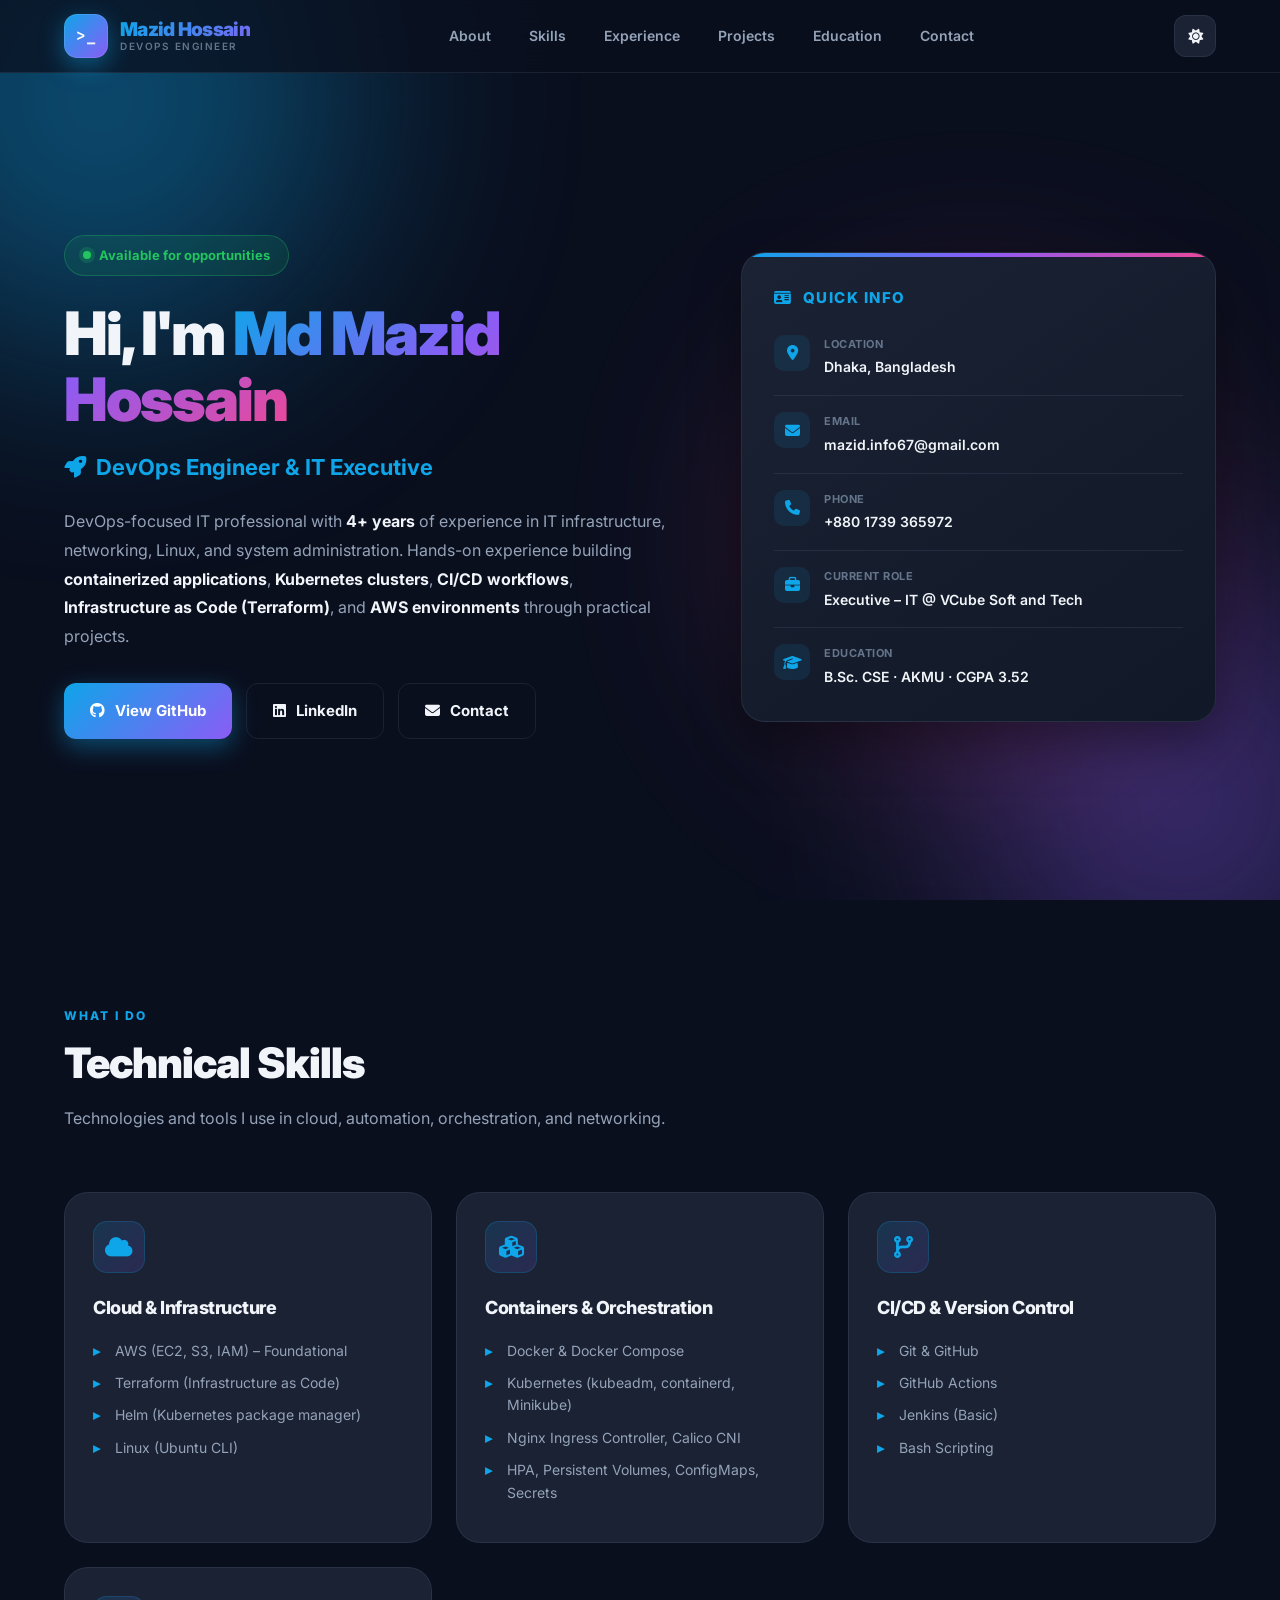
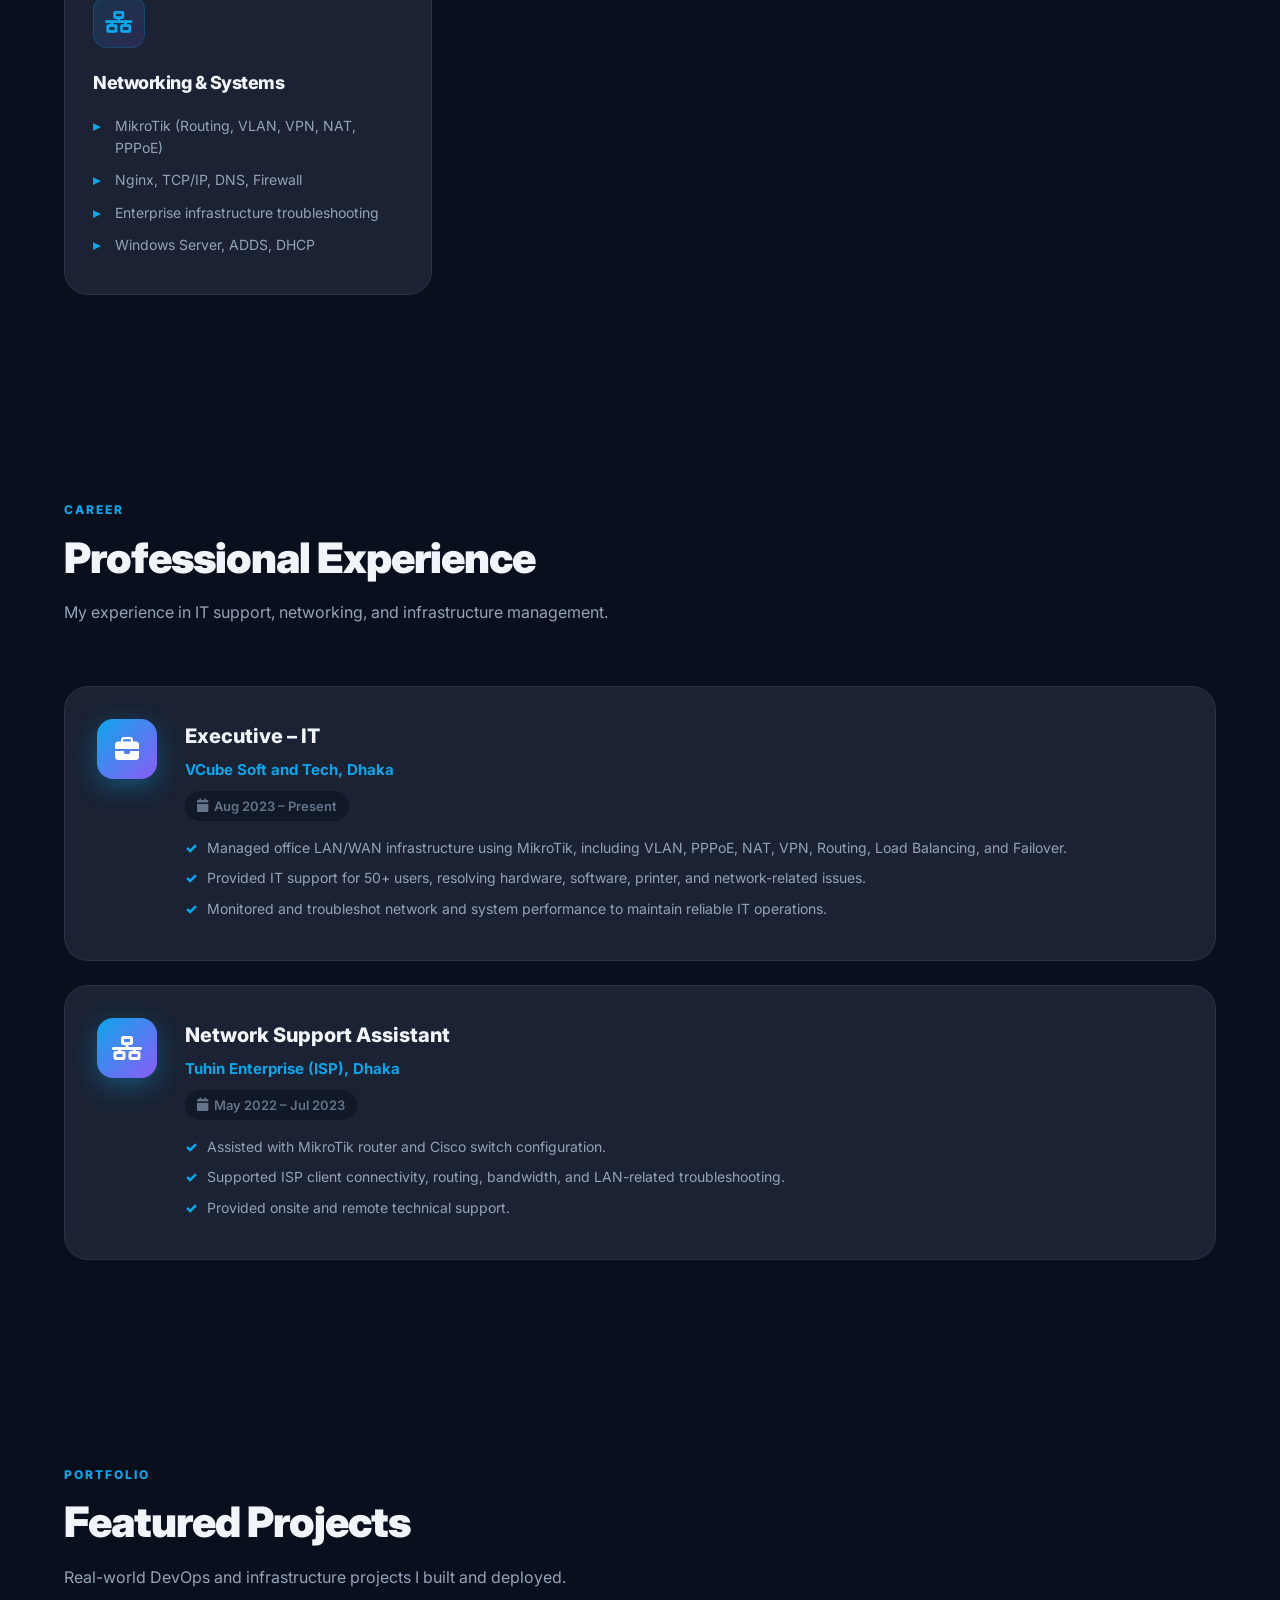
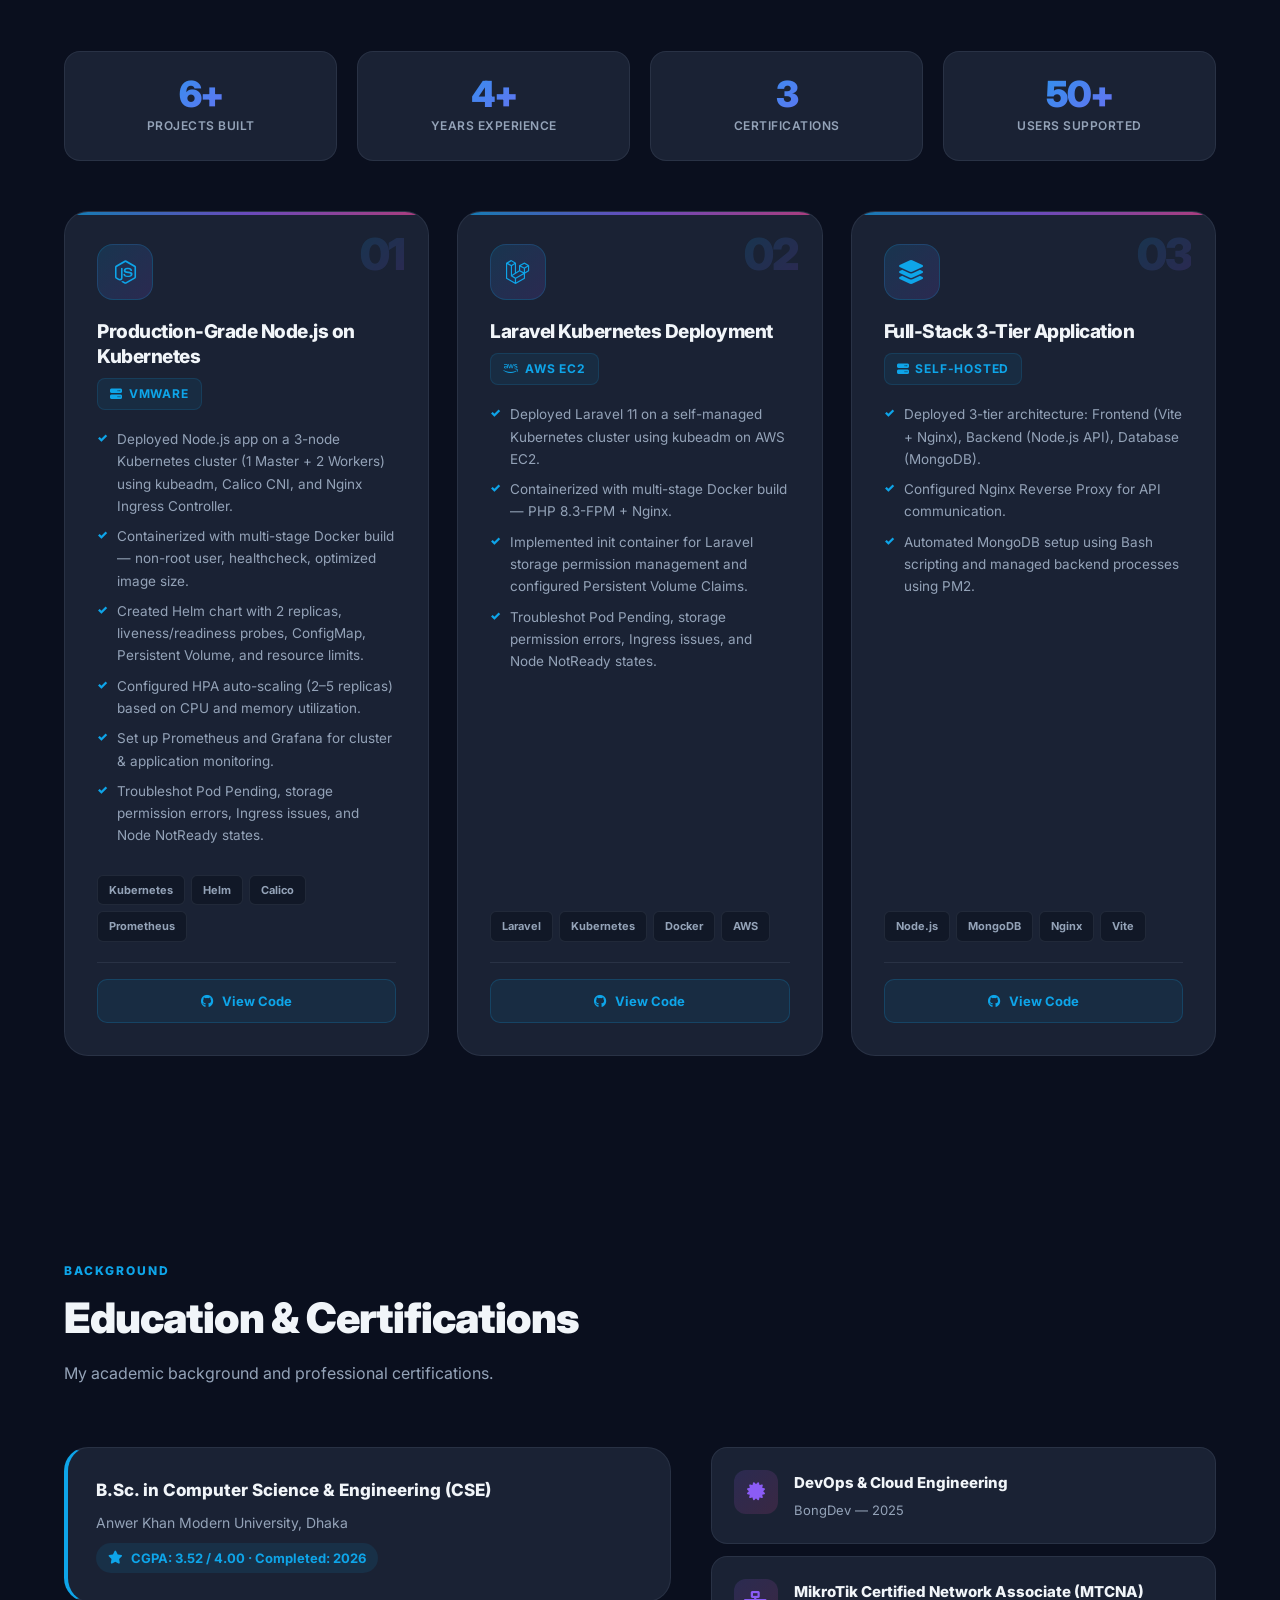
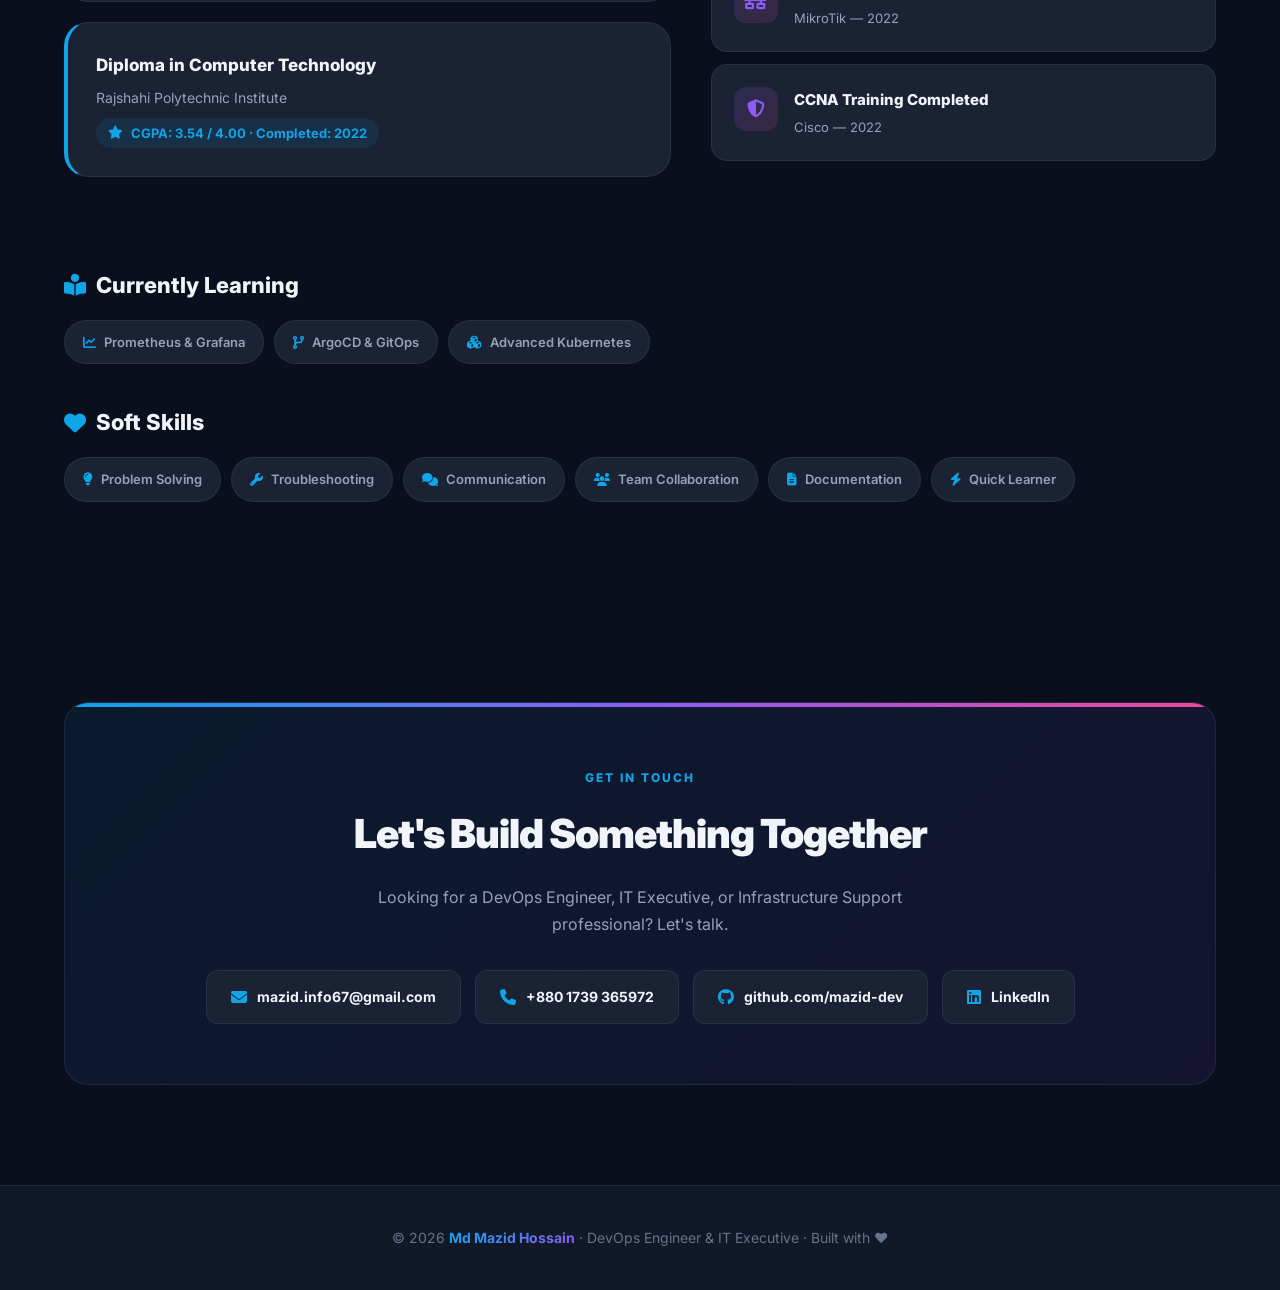
<file: index.html>
<!DOCTYPE html>
<html lang="en">
<head>
  <meta charset="UTF-8">
  <meta name="viewport" content="width=device-width, initial-scale=1.0">
  <title>Md Mazid Hossain | DevOps Engineer & IT Executive</title>

  <!-- SEO -->
  <meta name="description" content="Md Mazid Hossain — DevOps Engineer & IT Executive from Dhaka, Bangladesh. Skilled in AWS, Docker, Kubernetes, Terraform, and MikroTik networking.">
  <meta name="keywords" content="Mazid Hossain, DevOps Engineer Bangladesh, AWS, Docker, Kubernetes, Terraform, MikroTik, IT Executive">
  <meta name="author" content="Md Mazid Hossain">
  <meta name="google-site-verification" content="bzo8lv9wVdJ8SrO7r9EM34XbGyGEyRKsLjiWbRtVUzs">
  <meta name="robots" content="index, follow">
  <link rel="canonical" href="https://mazidhossain.netlify.app/">

  <!-- Open Graph -->
  <meta property="og:title" content="Md Mazid Hossain | DevOps Engineer">
  <meta property="og:description" content="DevOps Engineer skilled in AWS, Docker, Kubernetes, Terraform.">
  <meta property="og:type" content="website">

  <!-- Fonts & Icons -->
  <link rel="preconnect" href="https://fonts.googleapis.com">
  <link rel="preconnect" href="https://fonts.gstatic.com" crossorigin>
  <link href="https://fonts.googleapis.com/css2?family=Inter:wght@300;400;500;600;700;800;900&family=JetBrains+Mono:wght@400;500;600;700&display=swap" rel="stylesheet">
  <link rel="stylesheet" href="https://cdnjs.cloudflare.com/ajax/libs/font-awesome/6.5.0/css/all.min.css">

  <style>
    /* ═══════════════════════════════════════════
       RESET & VARIABLES
       ═══════════════════════════════════════════ */
    * {
      margin: 0;
      padding: 0;
      box-sizing: border-box;
      scroll-behavior: smooth;
    }

    :root {
      --primary: #0ea5e9;
      --primary-dark: #0284c7;
      --accent: #8b5cf6;
      --pink: #ec4899;
      --green: #22c55e;
      --bg: #0a0f1e;
      --bg-alt: #111827;
      --card: #1a2234;
      --card-hover: #1f2a42;
      --text: #f1f5f9;
      --text-soft: #94a3b8;
      --text-muted: #64748b;
      --border: rgba(148, 163, 184, 0.12);
      --border-hover: rgba(14, 165, 233, 0.4);
      --shadow: 0 4px 20px rgba(0, 0, 0, 0.3);
      --shadow-lg: 0 20px 50px rgba(0, 0, 0, 0.4);
      --radius: 16px;
      --radius-lg: 24px;
      --transition: all 0.3s cubic-bezier(0.4, 0, 0.2, 1);
    }

    body.light-mode {
      --bg: #f8fafc;
      --bg-alt: #f1f5f9;
      --card: #ffffff;
      --card-hover: #f8fafc;
      --text: #0f172a;
      --text-soft: #475569;
      --text-muted: #64748b;
      --border: rgba(15, 23, 42, 0.08);
      --border-hover: rgba(14, 165, 233, 0.5);
      --shadow: 0 4px 20px rgba(15, 23, 42, 0.08);
      --shadow-lg: 0 20px 50px rgba(15, 23, 42, 0.15);
    }

    html { scroll-behavior: smooth; }

    body {
      font-family: 'Inter', -apple-system, BlinkMacSystemFont, sans-serif;
      background: var(--bg);
      color: var(--text);
      line-height: 1.7;
      overflow-x: hidden;
      transition: background 0.4s, color 0.4s;
    }

    a { text-decoration: none; color: inherit; }
    ul { list-style: none; }
    img { max-width: 100%; display: block; }

    /* ═══ BACKGROUND BLOBS ═══ */
    .bg-blobs {
      position: fixed;
      inset: 0;
      overflow: hidden;
      z-index: -1;
      pointer-events: none;
    }

    .blob {
      position: absolute;
      border-radius: 50%;
      filter: blur(120px);
      opacity: 0.4;
      animation: floatBlob 18s ease-in-out infinite;
    }

    .blob-1 { width: 500px; height: 500px; background: #0ea5e9; top: -150px; left: -150px; }
    .blob-2 { width: 400px; height: 400px; background: #8b5cf6; bottom: -100px; right: -100px; animation-delay: 6s; }
    .blob-3 { width: 350px; height: 350px; background: #ec4899; top: 40%; right: 10%; animation-delay: 12s; }

    body.light-mode .blob { opacity: 0.15; }

    @keyframes floatBlob {
      0%, 100% { transform: translate(0, 0) scale(1); }
      33% { transform: translate(40px, -30px) scale(1.1); }
      66% { transform: translate(-30px, 30px) scale(0.95); }
    }

    /* ═══════════════════════════════════════════
       ENHANCED LOGO
       ═══════════════════════════════════════════ */
    .logo {
      display: inline-flex;
      align-items: center;
      gap: 12px;
      cursor: pointer;
      transition: var(--transition);
      position: relative;
    }

    .logo:hover {
      transform: translateY(-1px);
    }

    .logo-icon {
      width: 44px;
      height: 44px;
      border-radius: 13px;
      background: linear-gradient(135deg, #0ea5e9 0%, #8b5cf6 100%);
      display: flex;
      align-items: center;
      justify-content: center;
      color: #fff;
      font-size: 17px;
      font-family: 'JetBrains Mono', monospace;
      font-weight: 700;
      box-shadow:
        0 8px 24px rgba(14, 165, 233, 0.45),
        inset 0 0 0 1px rgba(255, 255, 255, 0.1);
      transition: var(--transition);
      position: relative;
      overflow: hidden;
    }

    /* Logo icon inner glow */
    .logo-icon::before {
      content: '';
      position: absolute;
      top: -50%;
      left: -50%;
      width: 200%;
      height: 200%;
      background: radial-gradient(circle, rgba(255,255,255,0.3) 0%, transparent 60%);
      opacity: 0;
      transition: opacity 0.4s;
    }

    .logo:hover .logo-icon::before {
      opacity: 1;
    }

    .logo:hover .logo-icon {
      transform: rotate(-6deg) scale(1.08);
      box-shadow:
        0 12px 32px rgba(14, 165, 233, 0.6),
        0 0 0 4px rgba(14, 165, 233, 0.1),
        inset 0 0 0 1px rgba(255, 255, 255, 0.2);
    }

    .logo-icon span {
      font-family: 'JetBrains Mono', monospace;
      font-size: 16px;
      font-weight: 700;
      color: #fff;
      letter-spacing: -1px;
      z-index: 1;
    }

    /* Blinking cursor effect */
    .logo-icon::after {
      content: '_';
      font-family: 'JetBrains Mono', monospace;
      color: rgba(255, 255, 255, 0.9);
      font-weight: 700;
      animation: blink 1.2s ease-in-out infinite;
      margin-left: 1px;
      z-index: 1;
    }

    @keyframes blink {
      0%, 50% { opacity: 1; }
      51%, 100% { opacity: 0.3; }
    }

    .logo-text {
      display: flex;
      flex-direction: column;
      line-height: 1.1;
    }

    .logo-name {
      font-size: 19px;
      font-weight: 900;
      letter-spacing: -0.7px;
      background: linear-gradient(135deg, #0ea5e9 0%, #8b5cf6 60%, #ec4899 100%);
      -webkit-background-clip: text;
      background-clip: text;
      -webkit-text-fill-color: transparent;
      background-size: 200% 200%;
      animation: gradientShift 4s ease infinite;
    }

    @keyframes gradientShift {
      0%, 100% { background-position: 0% 50%; }
      50% { background-position: 100% 50%; }
    }

    .logo-role {
      font-size: 10px;
      font-weight: 600;
      color: var(--text-muted);
      letter-spacing: 1.5px;
      text-transform: uppercase;
      margin-top: 1px;
    }

    /* ═══ NAVBAR ═══ */
    header {
      position: sticky;
      top: 0;
      z-index: 1000;
      background: rgba(10, 15, 30, 0.75);
      backdrop-filter: blur(20px);
      -webkit-backdrop-filter: blur(20px);
      border-bottom: 1px solid var(--border);
      transition: var(--transition);
    }

    body.light-mode header {
      background: rgba(248, 250, 252, 0.85);
    }

    .navbar {
      max-width: 1200px;
      margin: auto;
      display: flex;
      justify-content: space-between;
      align-items: center;
      padding: 14px 24px;
    }

    .navbar ul {
      display: flex;
      gap: 6px;
      align-items: center;
    }

    .navbar ul a {
      display: inline-block;
      padding: 8px 16px;
      font-size: 14px;
      font-weight: 600;
      color: var(--text-soft);
      border-radius: 10px;
      transition: var(--transition);
      position: relative;
    }

    .navbar ul a:hover {
      color: var(--primary);
      background: rgba(14, 165, 233, 0.1);
    }

    .nav-actions {
      display: flex;
      gap: 10px;
      align-items: center;
    }

    .theme-toggle {
      width: 42px;
      height: 42px;
      border-radius: 12px;
      border: 1px solid var(--border);
      background: var(--card);
      color: var(--text);
      cursor: pointer;
      font-size: 15px;
      transition: var(--transition);
      display: flex;
      align-items: center;
      justify-content: center;
    }

    .theme-toggle:hover {
      border-color: var(--primary);
      color: var(--primary);
      transform: translateY(-2px) rotate(15deg);
      box-shadow: 0 8px 20px rgba(14, 165, 233, 0.2);
    }

    .menu-toggle {
      display: none;
      width: 42px;
      height: 42px;
      border-radius: 12px;
      border: 1px solid var(--border);
      background: var(--card);
      color: var(--text);
      cursor: pointer;
      font-size: 15px;
    }

    /* ═══ HERO ═══ */
    .hero {
      max-width: 1200px;
      margin: auto;
      min-height: calc(100vh - 72px);
      display: grid;
      grid-template-columns: 1.3fr 1fr;
      align-items: center;
      gap: 60px;
      padding: 60px 24px;
    }

    .hero-badge {
      display: inline-flex;
      align-items: center;
      gap: 8px;
      padding: 8px 18px;
      border-radius: 999px;
      background: rgba(34, 197, 94, 0.1);
      border: 1px solid rgba(34, 197, 94, 0.3);
      color: var(--green);
      font-size: 13px;
      font-weight: 700;
      margin-bottom: 24px;
      animation: fadeUp 0.6s ease-out;
    }

    .hero-badge .dot {
      width: 8px;
      height: 8px;
      border-radius: 50%;
      background: var(--green);
      box-shadow: 0 0 0 4px rgba(34, 197, 94, 0.2);
      animation: pulseDot 2s ease-in-out infinite;
    }

    @keyframes pulseDot {
      0%, 100% { box-shadow: 0 0 0 4px rgba(34, 197, 94, 0.2); }
      50% { box-shadow: 0 0 0 8px rgba(34, 197, 94, 0.05); }
    }

    .hero-text h1 {
      font-size: clamp(36px, 5.5vw, 60px);
      line-height: 1.1;
      font-weight: 900;
      letter-spacing: -2px;
      margin-bottom: 16px;
      animation: fadeUp 0.6s ease-out 0.1s both;
    }

    .hero-text h1 .gradient {
      background: linear-gradient(135deg, var(--primary), var(--accent), var(--pink));
      -webkit-background-clip: text;
      background-clip: text;
      -webkit-text-fill-color: transparent;
    }

    .hero-text .role {
      font-size: clamp(18px, 2vw, 22px);
      color: var(--primary);
      font-weight: 700;
      margin-bottom: 20px;
      display: flex;
      align-items: center;
      gap: 10px;
      animation: fadeUp 0.6s ease-out 0.15s both;
    }

    .hero-text p {
      color: var(--text-soft);
      font-size: 16px;
      line-height: 1.8;
      margin-bottom: 32px;
      max-width: 620px;
      animation: fadeUp 0.6s ease-out 0.2s both;
    }

    .hero-text p strong {
      color: var(--text);
      font-weight: 700;
    }

    .btn-group {
      display: flex;
      flex-wrap: wrap;
      gap: 14px;
      animation: fadeUp 0.6s ease-out 0.25s both;
    }

    .btn {
      display: inline-flex;
      align-items: center;
      gap: 10px;
      padding: 14px 26px;
      border-radius: 12px;
      font-weight: 700;
      font-size: 15px;
      transition: var(--transition);
      cursor: pointer;
      border: none;
    }

    .btn-primary {
      background: linear-gradient(135deg, var(--primary), var(--accent));
      color: #fff;
      box-shadow: 0 8px 24px rgba(14, 165, 233, 0.4);
    }

    .btn-primary:hover {
      transform: translateY(-3px);
      box-shadow: 0 12px 32px rgba(14, 165, 233, 0.55);
    }

    .btn-outline {
      background: transparent;
      color: var(--text);
      border: 1.5px solid var(--border);
    }

    .btn-outline:hover {
      border-color: var(--primary);
      color: var(--primary);
      transform: translateY(-3px);
      background: rgba(14, 165, 233, 0.05);
    }

    @keyframes fadeUp {
      from { opacity: 0; transform: translateY(24px); }
      to { opacity: 1; transform: translateY(0); }
    }

    .hero-card {
      background: linear-gradient(145deg, var(--card), var(--bg-alt));
      border: 1px solid var(--border);
      border-radius: var(--radius-lg);
      padding: 32px;
      box-shadow: var(--shadow-lg);
      position: relative;
      overflow: hidden;
      animation: fadeUp 0.6s ease-out 0.3s both;
    }

    .hero-card::before {
      content: '';
      position: absolute;
      top: 0; left: 0; right: 0;
      height: 4px;
      background: linear-gradient(90deg, var(--primary), var(--accent), var(--pink));
    }

    .hero-card h2 {
      color: var(--primary);
      font-size: 15px;
      font-weight: 800;
      text-transform: uppercase;
      letter-spacing: 1.5px;
      margin-bottom: 24px;
      display: flex;
      align-items: center;
      gap: 10px;
    }

    .hero-card ul {
      display: flex;
      flex-direction: column;
      gap: 16px;
    }

    .hero-card li {
      display: flex;
      align-items: flex-start;
      gap: 14px;
      padding-bottom: 16px;
      border-bottom: 1px solid var(--border);
      font-size: 14px;
    }

    .hero-card li:last-child {
      border-bottom: none;
      padding-bottom: 0;
    }

    .hero-card .info-icon {
      width: 36px;
      height: 36px;
      border-radius: 10px;
      background: rgba(14, 165, 233, 0.1);
      color: var(--primary);
      display: flex;
      align-items: center;
      justify-content: center;
      font-size: 15px;
      flex-shrink: 0;
    }

    .hero-card .info-content {
      display: flex;
      flex-direction: column;
    }

    .hero-card .info-label {
      color: var(--text-muted);
      font-size: 11px;
      text-transform: uppercase;
      letter-spacing: 0.5px;
      font-weight: 700;
      margin-bottom: 2px;
    }

    .hero-card .info-value {
      color: var(--text);
      font-weight: 600;
    }

    /* ═══ SECTIONS ═══ */
    section {
      max-width: 1200px;
      margin: auto;
      padding: 100px 24px;
    }

    .section-tag {
      display: inline-block;
      font-size: 12px;
      font-weight: 800;
      color: var(--primary);
      text-transform: uppercase;
      letter-spacing: 2px;
      margin-bottom: 12px;
    }

    .section-title {
      font-size: clamp(28px, 4vw, 42px);
      font-weight: 900;
      letter-spacing: -1px;
      margin-bottom: 16px;
      line-height: 1.2;
    }

    .section-subtitle {
      color: var(--text-soft);
      max-width: 700px;
      font-size: 16px;
      margin-bottom: 60px;
    }

    .section-header {
      margin-bottom: 60px;
    }

    /* ═══ SKILLS ═══ */
    .skills-grid {
      display: grid;
      grid-template-columns: repeat(auto-fit, minmax(280px, 1fr));
      gap: 24px;
    }

    .card {
      background: var(--card);
      padding: 28px;
      border-radius: var(--radius-lg);
      border: 1px solid var(--border);
      transition: var(--transition);
    }

    .card:hover {
      transform: translateY(-6px);
      border-color: var(--border-hover);
      box-shadow: 0 20px 40px rgba(14, 165, 233, 0.15);
      background: var(--card-hover);
    }

    .card-icon {
      width: 52px;
      height: 52px;
      border-radius: 14px;
      background: linear-gradient(135deg, rgba(14, 165, 233, 0.15), rgba(139, 92, 246, 0.15));
      display: flex;
      align-items: center;
      justify-content: center;
      color: var(--primary);
      font-size: 22px;
      margin-bottom: 20px;
      border: 1px solid rgba(14, 165, 233, 0.2);
    }

    .card h3 {
      color: var(--text);
      margin-bottom: 16px;
      font-size: 18px;
      font-weight: 800;
      letter-spacing: -0.5px;
    }

    .card ul {
      color: var(--text-soft);
      font-size: 14px;
    }

    .card ul li {
      position: relative;
      padding-left: 22px;
      margin-bottom: 10px;
      line-height: 1.6;
    }

    .card ul li::before {
      content: '▸';
      position: absolute;
      left: 0;
      color: var(--primary);
      font-weight: 900;
    }

    /* ═══ STATS ROW ═══ */
    .stats-row {
      display: grid;
      grid-template-columns: repeat(auto-fit, minmax(150px, 1fr));
      gap: 20px;
      margin-bottom: 50px;
    }

    .stat-box {
      background: var(--card);
      padding: 24px;
      border-radius: var(--radius);
      border: 1px solid var(--border);
      text-align: center;
      transition: var(--transition);
      position: relative;
      overflow: hidden;
    }

    .stat-box::before {
      content: '';
      position: absolute;
      bottom: 0;
      left: 50%;
      transform: translateX(-50%);
      width: 0;
      height: 3px;
      background: linear-gradient(90deg, var(--primary), var(--accent));
      transition: width 0.4s;
    }

    .stat-box:hover::before { width: 100%; }

    .stat-box:hover {
      transform: translateY(-5px);
      border-color: var(--border-hover);
      box-shadow: 0 12px 28px rgba(14, 165, 233, 0.12);
    }

    .stat-num {
      font-size: 36px;
      font-weight: 900;
      letter-spacing: -1.5px;
      background: linear-gradient(135deg, var(--primary), var(--accent));
      -webkit-background-clip: text;
      background-clip: text;
      -webkit-text-fill-color: transparent;
      margin-bottom: 4px;
      line-height: 1;
    }

    .stat-label {
      font-size: 12px;
      font-weight: 600;
      color: var(--text-soft);
      text-transform: uppercase;
      letter-spacing: 0.5px;
    }

    /* ═══ EXPERIENCE ═══ */
    .experience-list {
      display: flex;
      flex-direction: column;
      gap: 24px;
    }

    .experience-card {
      background: var(--card);
      padding: 32px;
      border-radius: var(--radius-lg);
      border: 1px solid var(--border);
      display: grid;
      grid-template-columns: auto 1fr;
      gap: 28px;
      transition: var(--transition);
    }

    .experience-card:hover {
      border-color: var(--border-hover);
      box-shadow: 0 20px 40px rgba(14, 165, 233, 0.1);
      transform: translateX(6px);
    }

    .exp-icon {
      width: 60px;
      height: 60px;
      border-radius: 16px;
      background: linear-gradient(135deg, var(--primary), var(--accent));
      display: flex;
      align-items: center;
      justify-content: center;
      color: #fff;
      font-size: 24px;
      box-shadow: 0 8px 24px rgba(14, 165, 233, 0.35);
      flex-shrink: 0;
    }

    .exp-content h3 {
      color: var(--text);
      font-size: 20px;
      font-weight: 800;
      margin-bottom: 4px;
    }

    .exp-company {
      color: var(--primary);
      font-weight: 700;
      font-size: 15px;
      margin-bottom: 8px;
    }

    .exp-period {
      color: var(--text-muted);
      font-size: 13px;
      font-weight: 600;
      display: inline-flex;
      align-items: center;
      gap: 6px;
      padding: 4px 12px;
      background: var(--bg-alt);
      border-radius: 999px;
      margin-bottom: 16px;
    }

    .exp-content ul {
      color: var(--text-soft);
      font-size: 14px;
    }

    .exp-content ul li {
      position: relative;
      padding-left: 22px;
      margin-bottom: 8px;
      line-height: 1.6;
    }

    .exp-content ul li::before {
      content: '✓';
      position: absolute;
      left: 0;
      color: var(--primary);
      font-weight: 900;
    }

    /* ═══ PROJECTS ═══ */
    .projects-grid {
      display: grid;
      grid-template-columns: repeat(auto-fit, minmax(340px, 1fr));
      gap: 28px;
    }

    .project-card {
      background: var(--card);
      padding: 32px;
      border-radius: var(--radius-lg);
      border: 1px solid var(--border);
      transition: all 0.4s cubic-bezier(0.4, 0, 0.2, 1);
      display: flex;
      flex-direction: column;
      position: relative;
      overflow: hidden;
    }

    .project-card::before {
      content: '';
      position: absolute;
      top: 0; left: 0; right: 0;
      height: 3px;
      background: linear-gradient(90deg, var(--primary), var(--accent), var(--pink));
      opacity: 0.7;
    }

    .project-card::after {
      content: '';
      position: absolute;
      top: 0; left: -100%;
      width: 100%; height: 100%;
      background: linear-gradient(90deg, transparent, rgba(14, 165, 233, 0.06), transparent);
      transition: left 0.6s ease;
      pointer-events: none;
    }

    .project-card:hover::after { left: 100%; }

    .project-card:hover {
      transform: translateY(-10px);
      border-color: var(--border-hover);
      box-shadow: 0 24px 48px rgba(14, 165, 233, 0.2);
    }

    .project-card:hover::before {
      opacity: 1;
      box-shadow: 0 0 20px rgba(14, 165, 233, 0.5);
    }

    .project-number {
      position: absolute;
      top: 20px; right: 24px;
      font-size: 44px;
      font-weight: 900;
      letter-spacing: -2px;
      line-height: 1;
      background: linear-gradient(135deg, var(--primary), var(--accent));
      -webkit-background-clip: text;
      background-clip: text;
      -webkit-text-fill-color: transparent;
      opacity: 0.15;
      transition: all 0.3s;
      pointer-events: none;
    }

    .project-card:hover .project-number {
      opacity: 0.35;
      transform: scale(1.1);
    }

    .project-icon {
      width: 56px;
      height: 56px;
      border-radius: 16px;
      background: linear-gradient(135deg, rgba(14, 165, 233, 0.15), rgba(139, 92, 246, 0.15));
      display: flex;
      align-items: center;
      justify-content: center;
      color: var(--primary);
      font-size: 24px;
      margin-bottom: 20px;
      border: 1px solid rgba(14, 165, 233, 0.2);
      transition: all 0.3s;
    }

    .project-card:hover .project-icon {
      transform: scale(1.08) rotate(-5deg);
      background: linear-gradient(135deg, var(--primary), var(--accent));
      color: #fff;
      box-shadow: 0 8px 24px rgba(14, 165, 233, 0.4);
    }

    .project-card h3 {
      color: var(--text);
      font-size: 19px;
      font-weight: 800;
      margin-bottom: 8px;
      letter-spacing: -0.5px;
      line-height: 1.3;
    }

    .project-platform {
      display: inline-flex;
      align-items: center;
      gap: 6px;
      color: var(--primary);
      font-size: 12px;
      font-weight: 700;
      text-transform: uppercase;
      letter-spacing: 0.8px;
      margin-bottom: 18px;
      padding: 5px 12px;
      background: rgba(14, 165, 233, 0.08);
      border: 1px solid rgba(14, 165, 233, 0.15);
      border-radius: 8px;
      width: fit-content;
    }

    .project-card ul {
      color: var(--text-soft);
      font-size: 13.5px;
      margin-bottom: 20px;
      flex-grow: 1;
    }

    .project-card ul li {
      position: relative;
      padding-left: 20px;
      margin-bottom: 8px;
      line-height: 1.65;
    }

    .project-card ul li::before {
      content: '✓';
      position: absolute;
      left: 0;
      color: var(--primary);
      font-weight: 900;
      font-size: 12px;
    }

    .project-tags {
      display: flex;
      flex-wrap: wrap;
      gap: 6px;
      margin-bottom: 20px;
    }

    .project-tags span {
      font-size: 11px;
      font-weight: 700;
      padding: 5px 11px;
      border-radius: 6px;
      background: var(--bg-alt);
      color: var(--text-soft);
      border: 1px solid var(--border);
      transition: all 0.3s;
    }

    .project-card:hover .project-tags span {
      border-color: rgba(14, 165, 233, 0.3);
      color: var(--primary);
    }

    .project-links {
      display: flex;
      gap: 10px;
      flex-wrap: wrap;
      padding-top: 16px;
      border-top: 1px solid var(--border);
    }

    .project-links a {
      display: inline-flex;
      align-items: center;
      justify-content: center;
      gap: 8px;
      font-size: 13px;
      font-weight: 700;
      color: var(--primary);
      padding: 10px 18px;
      border-radius: 10px;
      background: rgba(14, 165, 233, 0.08);
      border: 1px solid rgba(14, 165, 233, 0.2);
      transition: all 0.3s;
      flex: 1;
    }

    .project-links a:hover {
      background: linear-gradient(135deg, var(--primary), var(--accent));
      color: #fff;
      border-color: transparent;
      transform: translateY(-2px);
      box-shadow: 0 8px 20px rgba(14, 165, 233, 0.35);
    }

    /* ═══ EDUCATION & CERTS ═══ */
    .two-col-grid {
      display: grid;
      grid-template-columns: 1.2fr 1fr;
      gap: 40px;
      align-items: start;
    }

    .edu-card {
      background: var(--card);
      padding: 28px;
      border-radius: var(--radius-lg);
      border: 1px solid var(--border);
      margin-bottom: 20px;
      border-left: 4px solid var(--primary);
      transition: var(--transition);
    }

    .edu-card:hover {
      transform: translateX(6px);
      box-shadow: 0 12px 28px rgba(14, 165, 233, 0.12);
    }

    .edu-card h3 {
      font-size: 17px;
      font-weight: 800;
      color: var(--text);
      margin-bottom: 6px;
    }

    .edu-card .institute {
      color: var(--text-soft);
      font-size: 14px;
      margin-bottom: 8px;
    }

    .edu-card .meta {
      display: inline-flex;
      align-items: center;
      gap: 8px;
      font-size: 13px;
      font-weight: 700;
      color: var(--primary);
      padding: 4px 12px;
      background: rgba(14, 165, 233, 0.1);
      border-radius: 999px;
    }

    .cert-card {
      background: var(--card);
      padding: 22px;
      border-radius: var(--radius);
      border: 1px solid var(--border);
      margin-bottom: 12px;
      display: flex;
      gap: 16px;
      align-items: flex-start;
      transition: var(--transition);
    }

    .cert-card:hover {
      border-color: var(--border-hover);
      transform: translateY(-3px);
    }

    .cert-icon {
      width: 44px;
      height: 44px;
      border-radius: 12px;
      background: linear-gradient(135deg, rgba(139, 92, 246, 0.15), rgba(236, 72, 153, 0.15));
      display: flex;
      align-items: center;
      justify-content: center;
      color: var(--accent);
      font-size: 18px;
      flex-shrink: 0;
    }

    .cert-content h4 {
      font-size: 15px;
      font-weight: 800;
      color: var(--text);
      margin-bottom: 3px;
    }

    .cert-content p {
      font-size: 13px;
      color: var(--text-soft);
    }

    /* ═══ PILLS ═══ */
    .pills-wrap {
      display: flex;
      flex-wrap: wrap;
      gap: 10px;
      margin-top: 16px;
    }

    .pill {
      display: inline-flex;
      align-items: center;
      gap: 8px;
      padding: 10px 18px;
      background: var(--card);
      border: 1px solid var(--border);
      border-radius: 999px;
      font-size: 13px;
      font-weight: 600;
      color: var(--text-soft);
      transition: var(--transition);
    }

    .pill i {
      color: var(--primary);
      font-size: 13px;
    }

    .pill:hover {
      border-color: var(--primary);
      color: var(--text);
      transform: translateY(-2px);
      box-shadow: 0 8px 20px rgba(14, 165, 233, 0.15);
    }

    /* ═══ CONTACT ═══ */
    .contact-wrap {
      background: linear-gradient(135deg, rgba(14, 165, 233, 0.08), rgba(139, 92, 246, 0.08));
      border: 1px solid var(--border);
      border-radius: var(--radius-lg);
      padding: 60px 40px;
      text-align: center;
      position: relative;
      overflow: hidden;
    }

    .contact-wrap::before {
      content: '';
      position: absolute;
      top: 0; left: 0; right: 0;
      height: 4px;
      background: linear-gradient(90deg, var(--primary), var(--accent), var(--pink));
    }

    .contact-wrap h2 {
      font-size: clamp(28px, 4vw, 40px);
      font-weight: 900;
      letter-spacing: -1px;
      margin-bottom: 16px;
    }

    .contact-wrap p {
      color: var(--text-soft);
      max-width: 620px;
      margin: 0 auto 32px;
      font-size: 16px;
    }

    .contact-links {
      display: flex;
      flex-wrap: wrap;
      justify-content: center;
      gap: 14px;
      margin-top: 32px;
    }

    .contact-btn {
      display: inline-flex;
      align-items: center;
      gap: 10px;
      padding: 14px 24px;
      background: var(--card);
      border: 1px solid var(--border);
      border-radius: 12px;
      font-size: 14px;
      font-weight: 700;
      color: var(--text);
      transition: var(--transition);
    }

    .contact-btn i {
      color: var(--primary);
      font-size: 16px;
    }

    .contact-btn:hover {
      border-color: var(--primary);
      transform: translateY(-3px);
      box-shadow: 0 12px 28px rgba(14, 165, 233, 0.2);
    }

    /* ═══ FOOTER ═══ */
    footer {
      text-align: center;
      padding: 40px 24px;
      color: var(--text-muted);
      font-size: 14px;
      border-top: 1px solid var(--border);
      background: var(--bg-alt);
    }

    footer strong {
      background: linear-gradient(135deg, var(--primary), var(--accent));
      -webkit-background-clip: text;
      background-clip: text;
      -webkit-text-fill-color: transparent;
    }

    /* ═══ SCROLL TO TOP ═══ */
    .scroll-top {
      position: fixed;
      bottom: 30px;
      right: 30px;
      width: 48px;
      height: 48px;
      border-radius: 14px;
      background: linear-gradient(135deg, var(--primary), var(--accent));
      color: #fff;
      border: none;
      cursor: pointer;
      font-size: 18px;
      display: flex;
      align-items: center;
      justify-content: center;
      box-shadow: 0 8px 24px rgba(14, 165, 233, 0.4);
      opacity: 0;
      visibility: hidden;
      transition: var(--transition);
      z-index: 999;
    }

    .scroll-top.visible {
      opacity: 1;
      visibility: visible;
    }

    .scroll-top:hover {
      transform: translateY(-4px);
      box-shadow: 0 12px 32px rgba(14, 165, 233, 0.6);
    }

    /* ═══ RESPONSIVE ═══ */
    @media (max-width: 900px) {
      .hero {
        grid-template-columns: 1fr;
        gap: 40px;
        padding: 40px 24px;
        min-height: auto;
      }

      .two-col-grid {
        grid-template-columns: 1fr;
        gap: 40px;
      }

      .navbar ul {
        position: fixed;
        top: 72px;
        left: 0;
        right: 0;
        flex-direction: column;
        background: var(--bg-alt);
        padding: 20px;
        border-bottom: 1px solid var(--border);
        gap: 4px;
        transform: translateY(-150%);
        transition: transform 0.3s ease;
        z-index: 999;
      }

      .navbar ul.open { transform: translateY(0); }

      .navbar ul a {
        display: block;
        padding: 12px 16px;
        width: 100%;
      }

      .menu-toggle {
        display: flex;
        align-items: center;
        justify-content: center;
      }
    }

    @media (max-width: 600px) {
      section { padding: 70px 20px; }
      .hero-card { padding: 24px; }
      .experience-card { grid-template-columns: 1fr; gap: 16px; }
      .contact-wrap { padding: 40px 24px; }
      .btn-group { flex-direction: column; align-items: stretch; }
      .btn { justify-content: center; }
      .scroll-top { bottom: 20px; right: 20px; }
      .logo-role { display: none; }
      .logo-name { font-size: 18px; }
    }
  </style>
</head>
<body>

  <div class="bg-blobs">
    <div class="blob blob-1"></div>
    <div class="blob blob-2"></div>
    <div class="blob blob-3"></div>
  </div>

  <header>
    <nav class="navbar">
      <a href="#about" class="logo">
        <span class="logo-icon">
          <span>&gt;</span>
        </span>
        <span class="logo-text">
          <span class="logo-name">Mazid Hossain</span>
          <span class="logo-role">DevOps Engineer</span>
        </span>
      </a>
      <ul id="navMenu">
        <li><a href="#about">About</a></li>
        <li><a href="#skills">Skills</a></li>
        <li><a href="#experience">Experience</a></li>
        <li><a href="#projects">Projects</a></li>
        <li><a href="#education">Education</a></li>
        <li><a href="#contact">Contact</a></li>
      </ul>
      <div class="nav-actions">
        <button class="theme-toggle" id="themeToggle" aria-label="Toggle theme">
          <i class="fas fa-sun"></i>
        </button>
        <button class="menu-toggle" id="menuToggle" aria-label="Menu">
          <i class="fas fa-bars"></i>
        </button>
      </div>
    </nav>
  </header>

  <!-- HERO -->
  <section class="hero" id="about">
    <div class="hero-text">
      <span class="hero-badge">
        <span class="dot"></span>
        Available for opportunities
      </span>

      <h1>
        Hi, I'm <span class="gradient">Md Mazid<br>Hossain</span>
      </h1>

      <p class="role">
        <i class="fas fa-rocket"></i>
        DevOps Engineer & IT Executive
      </p>

      <p>
        DevOps-focused IT professional with <strong>4+ years</strong> of experience in IT infrastructure,
        networking, Linux, and system administration. Hands-on experience building
        <strong>containerized applications</strong>, <strong>Kubernetes clusters</strong>,
        <strong>CI/CD workflows</strong>, <strong>Infrastructure as Code (Terraform)</strong>, and
        <strong>AWS environments</strong> through practical projects.
      </p>

      <div class="btn-group">
        <a href="https://github.com/mazid-dev" class="btn btn-primary" target="_blank" rel="noreferrer">
          <i class="fab fa-github"></i> View GitHub
        </a>
        <a href="https://www.linkedin.com/in/md-mazid-hossain-293561227/" class="btn btn-outline" target="_blank" rel="noreferrer">
          <i class="fab fa-linkedin"></i> LinkedIn
        </a>
        <a href="mailto:mazid.info67@gmail.com" class="btn btn-outline">
          <i class="fas fa-envelope"></i> Contact
        </a>
      </div>
    </div>

    <aside class="hero-card">
      <h2><i class="fas fa-id-card"></i> Quick Info</h2>
      <ul>
        <li>
          <span class="info-icon"><i class="fas fa-map-marker-alt"></i></span>
          <div class="info-content">
            <span class="info-label">Location</span>
            <span class="info-value">Dhaka, Bangladesh</span>
          </div>
        </li>
        <li>
          <span class="info-icon"><i class="fas fa-envelope"></i></span>
          <div class="info-content">
            <span class="info-label">Email</span>
            <span class="info-value">mazid.info67@gmail.com</span>
          </div>
        </li>
        <li>
          <span class="info-icon"><i class="fas fa-phone"></i></span>
          <div class="info-content">
            <span class="info-label">Phone</span>
            <span class="info-value">+880 1739 365972</span>
          </div>
        </li>
        <li>
          <span class="info-icon"><i class="fas fa-briefcase"></i></span>
          <div class="info-content">
            <span class="info-label">Current Role</span>
            <span class="info-value">Executive – IT @ VCube Soft and Tech</span>
          </div>
        </li>
        <li>
          <span class="info-icon"><i class="fas fa-graduation-cap"></i></span>
          <div class="info-content">
            <span class="info-label">Education</span>
            <span class="info-value">B.Sc. CSE · AKMU · CGPA 3.52</span>
          </div>
        </li>
      </ul>
    </aside>
  </section>

  <!-- SKILLS -->
  <section id="skills">
    <div class="section-header">
      <span class="section-tag">What I Do</span>
      <h2 class="section-title">Technical Skills</h2>
      <p class="section-subtitle">Technologies and tools I use in cloud, automation, orchestration, and networking.</p>
    </div>

    <div class="skills-grid">
      <article class="card">
        <div class="card-icon"><i class="fas fa-cloud"></i></div>
        <h3>Cloud & Infrastructure</h3>
        <ul>
          <li>AWS (EC2, S3, IAM) – Foundational</li>
          <li>Terraform (Infrastructure as Code)</li>
          <li>Helm (Kubernetes package manager)</li>
          <li>Linux (Ubuntu CLI)</li>
        </ul>
      </article>

      <article class="card">
        <div class="card-icon"><i class="fas fa-cubes"></i></div>
        <h3>Containers & Orchestration</h3>
        <ul>
          <li>Docker & Docker Compose</li>
          <li>Kubernetes (kubeadm, containerd, Minikube)</li>
          <li>Nginx Ingress Controller, Calico CNI</li>
          <li>HPA, Persistent Volumes, ConfigMaps, Secrets</li>
        </ul>
      </article>

      <article class="card">
        <div class="card-icon"><i class="fas fa-code-branch"></i></div>
        <h3>CI/CD & Version Control</h3>
        <ul>
          <li>Git & GitHub</li>
          <li>GitHub Actions</li>
          <li>Jenkins (Basic)</li>
          <li>Bash Scripting</li>
        </ul>
      </article>

      <article class="card">
        <div class="card-icon"><i class="fas fa-network-wired"></i></div>
        <h3>Networking & Systems</h3>
        <ul>
          <li>MikroTik (Routing, VLAN, VPN, NAT, PPPoE)</li>
          <li>Nginx, TCP/IP, DNS, Firewall</li>
          <li>Enterprise infrastructure troubleshooting</li>
          <li>Windows Server, ADDS, DHCP</li>
        </ul>
      </article>
    </div>
  </section>

  <!-- EXPERIENCE -->
  <section id="experience">
    <div class="section-header">
      <span class="section-tag">Career</span>
      <h2 class="section-title">Professional Experience</h2>
      <p class="section-subtitle">My experience in IT support, networking, and infrastructure management.</p>
    </div>

    <div class="experience-list">
      <article class="experience-card">
        <div class="exp-icon"><i class="fas fa-briefcase"></i></div>
        <div class="exp-content">
          <h3>Executive – IT</h3>
          <p class="exp-company">VCube Soft and Tech, Dhaka</p>
          <span class="exp-period"><i class="fas fa-calendar"></i> Aug 2023 – Present</span>
          <ul>
            <li>Managed office LAN/WAN infrastructure using MikroTik, including VLAN, PPPoE, NAT, VPN, Routing, Load Balancing, and Failover.</li>
            <li>Provided IT support for 50+ users, resolving hardware, software, printer, and network-related issues.</li>
            <li>Monitored and troubleshot network and system performance to maintain reliable IT operations.</li>
          </ul>
        </div>
      </article>

      <article class="experience-card">
        <div class="exp-icon"><i class="fas fa-network-wired"></i></div>
        <div class="exp-content">
          <h3>Network Support Assistant</h3>
          <p class="exp-company">Tuhin Enterprise (ISP), Dhaka</p>
          <span class="exp-period"><i class="fas fa-calendar"></i> May 2022 – Jul 2023</span>
          <ul>
            <li>Assisted with MikroTik router and Cisco switch configuration.</li>
            <li>Supported ISP client connectivity, routing, bandwidth, and LAN-related troubleshooting.</li>
            <li>Provided onsite and remote technical support.</li>
          </ul>
        </div>
      </article>
    </div>
  </section>

  <!-- PROJECTS -->
  <section id="projects">
    <div class="section-header">
      <span class="section-tag">Portfolio</span>
      <h2 class="section-title">Featured Projects</h2>
      <p class="section-subtitle">Real-world DevOps and infrastructure projects I built and deployed.</p>
    </div>

    <div class="stats-row">
      <div class="stat-box">
        <div class="stat-num">6+</div>
        <div class="stat-label">Projects Built</div>
      </div>
      <div class="stat-box">
        <div class="stat-num">4+</div>
        <div class="stat-label">Years Experience</div>
      </div>
      <div class="stat-box">
        <div class="stat-num">3</div>
        <div class="stat-label">Certifications</div>
      </div>
      <div class="stat-box">
        <div class="stat-num">50+</div>
        <div class="stat-label">Users Supported</div>
      </div>
    </div>

    <div class="projects-grid">
      <!-- PROJECT 1 -->
      <article class="project-card" data-num="01">
        <div class="project-number">01</div>
        <div class="project-icon"><i class="fab fa-node-js"></i></div>
        <h3>Production-Grade Node.js on Kubernetes</h3>
        <p class="project-platform"><i class="fas fa-server"></i> VMware</p>
        <ul>
          <li>Deployed Node.js app on a 3-node Kubernetes cluster (1 Master + 2 Workers) using kubeadm, Calico CNI, and Nginx Ingress Controller.</li>
          <li>Containerized with multi-stage Docker build — non-root user, healthcheck, optimized image size.</li>
          <li>Created Helm chart with 2 replicas, liveness/readiness probes, ConfigMap, Persistent Volume, and resource limits.</li>
          <li>Configured HPA auto-scaling (2–5 replicas) based on CPU and memory utilization.</li>
          <li>Set up Prometheus and Grafana for cluster & application monitoring.</li>
          <li>Troubleshot Pod Pending, storage permission errors, Ingress issues, and Node NotReady states.</li>
        </ul>
        <div class="project-tags">
          <span>Kubernetes</span><span>Helm</span><span>Calico</span><span>Prometheus</span>
        </div>
        <div class="project-links">
          <a href="https://github.com/mazid-dev/production-ready-nodejs-k8s-helm" target="_blank" rel="noreferrer">
            <i class="fab fa-github"></i> View Code
          </a>
        </div>
      </article>

      <!-- PROJECT 2 -->
      <article class="project-card" data-num="02">
        <div class="project-number">02</div>
        <div class="project-icon"><i class="fab fa-laravel"></i></div>
        <h3>Laravel Kubernetes Deployment</h3>
        <p class="project-platform"><i class="fab fa-aws"></i> AWS EC2</p>
        <ul>
          <li>Deployed Laravel 11 on a self-managed Kubernetes cluster using kubeadm on AWS EC2.</li>
          <li>Containerized with multi-stage Docker build — PHP 8.3-FPM + Nginx.</li>
          <li>Implemented init container for Laravel storage permission management and configured Persistent Volume Claims.</li>
          <li>Troubleshot Pod Pending, storage permission errors, Ingress issues, and Node NotReady states.</li>
        </ul>
        <div class="project-tags">
          <span>Laravel</span><span>Kubernetes</span><span>Docker</span><span>AWS</span>
        </div>
        <div class="project-links">
          <a href="https://github.com/mazid-dev/laravel-kubernetes-deployment" target="_blank" rel="noreferrer">
            <i class="fab fa-github"></i> View Code
          </a>
        </div>
      </article>

      <!-- PROJECT 3 -->
      <article class="project-card" data-num="03">
        <div class="project-number">03</div>
        <div class="project-icon"><i class="fas fa-layer-group"></i></div>
        <h3>Full-Stack 3-Tier Application</h3>
        <p class="project-platform"><i class="fas fa-server"></i> Self-Hosted</p>
        <ul>
          <li>Deployed 3-tier architecture: Frontend (Vite + Nginx), Backend (Node.js API), Database (MongoDB).</li>
          <li>Configured Nginx Reverse Proxy for API communication.</li>
          <li>Automated MongoDB setup using Bash scripting and managed backend processes using PM2.</li>
        </ul>
        <div class="project-tags">
          <span>Node.js</span><span>MongoDB</span><span>Nginx</span><span>Vite</span>
        </div>
        <div class="project-links">
          <a href="https://github.com/mazid-dev/3-tier-app-master" target="_blank" rel="noreferrer">
            <i class="fab fa-github"></i> View Code
          </a>
        </div>
      </article>
    </div>
  </section>

  <!-- EDUCATION & CERTIFICATIONS -->
  <section id="education">
    <div class="section-header">
      <span class="section-tag">Background</span>
      <h2 class="section-title">Education & Certifications</h2>
      <p class="section-subtitle">My academic background and professional certifications.</p>
    </div>

    <div class="two-col-grid">
      <div>
        <div class="edu-card">
          <h3>B.Sc. in Computer Science & Engineering (CSE)</h3>
          <p class="institute">Anwer Khan Modern University, Dhaka</p>
          <span class="meta"><i class="fas fa-star"></i> CGPA: 3.52 / 4.00 · Completed: 2026</span>
        </div>

        <div class="edu-card">
          <h3>Diploma in Computer Technology</h3>
          <p class="institute">Rajshahi Polytechnic Institute</p>
          <span class="meta"><i class="fas fa-star"></i> CGPA: 3.54 / 4.00 · Completed: 2022</span>
        </div>
      </div>

      <div>
        <div class="cert-card">
          <div class="cert-icon"><i class="fas fa-certificate"></i></div>
          <div class="cert-content">
            <h4>DevOps & Cloud Engineering</h4>
            <p>BongDev — 2025</p>
          </div>
        </div>

        <div class="cert-card">
          <div class="cert-icon"><i class="fas fa-network-wired"></i></div>
          <div class="cert-content">
            <h4>MikroTik Certified Network Associate (MTCNA)</h4>
            <p>MikroTik — 2022</p>
          </div>
        </div>

        <div class="cert-card">
          <div class="cert-icon"><i class="fas fa-shield-halved"></i></div>
          <div class="cert-content">
            <h4>CCNA Training Completed</h4>
            <p>Cisco — 2022</p>
          </div>
        </div>
      </div>
    </div>

    <div style="margin-top: 70px;">
      <h3 style="font-size: 22px; font-weight: 800; margin-bottom: 8px; display: flex; align-items: center; gap: 10px;">
        <i class="fas fa-book-reader" style="color: var(--primary);"></i> Currently Learning
      </h3>
      <div class="pills-wrap">
        <span class="pill"><i class="fas fa-chart-line"></i> Prometheus & Grafana</span>
        <span class="pill"><i class="fas fa-code-branch"></i> ArgoCD & GitOps</span>
        <span class="pill"><i class="fas fa-cubes"></i> Advanced Kubernetes</span>
      </div>
    </div>

    <div style="margin-top: 40px;">
      <h3 style="font-size: 22px; font-weight: 800; margin-bottom: 8px; display: flex; align-items: center; gap: 10px;">
        <i class="fas fa-heart" style="color: var(--primary);"></i> Soft Skills
      </h3>
      <div class="pills-wrap">
        <span class="pill"><i class="fas fa-lightbulb"></i> Problem Solving</span>
        <span class="pill"><i class="fas fa-wrench"></i> Troubleshooting</span>
        <span class="pill"><i class="fas fa-comments"></i> Communication</span>
        <span class="pill"><i class="fas fa-users"></i> Team Collaboration</span>
        <span class="pill"><i class="fas fa-file-alt"></i> Documentation</span>
        <span class="pill"><i class="fas fa-bolt"></i> Quick Learner</span>
      </div>
    </div>
  </section>

  <!-- CONTACT -->
  <section id="contact">
    <div class="contact-wrap">
      <span class="section-tag">Get in Touch</span>
      <h2>Let's Build Something Together</h2>
      <p>Looking for a DevOps Engineer, IT Executive, or Infrastructure Support professional? Let's talk.</p>

      <div class="contact-links">
        <a href="mailto:mazid.info67@gmail.com" class="contact-btn">
          <i class="fas fa-envelope"></i> mazid.info67@gmail.com
        </a>
        <a href="tel:+8801739365972" class="contact-btn">
          <i class="fas fa-phone"></i> +880 1739 365972
        </a>
        <a href="https://github.com/mazid-dev" target="_blank" rel="noreferrer" class="contact-btn">
          <i class="fab fa-github"></i> github.com/mazid-dev
        </a>
        <a href="https://www.linkedin.com/in/md-mazid-hossain-293561227/" target="_blank" rel="noreferrer" class="contact-btn">
          <i class="fab fa-linkedin"></i> LinkedIn
        </a>
      </div>
    </div>
  </section>

  <footer>
    <p>© 2026 <strong>Md Mazid Hossain</strong> · DevOps Engineer & IT Executive · Built with ❤️</p>
  </footer>

  <button class="scroll-top" id="scrollTop" aria-label="Scroll to top">
    <i class="fas fa-arrow-up"></i>
  </button>

  <script>
    // Theme Toggle
    const themeToggle = document.getElementById('themeToggle');
    const body = document.body;
    const savedTheme = localStorage.getItem('theme');
    if (savedTheme === 'light') {
      body.classList.add('light-mode');
      themeToggle.innerHTML = '<i class="fas fa-moon"></i>';
    }
    themeToggle.addEventListener('click', () => {
      body.classList.toggle('light-mode');
      const isLight = body.classList.contains('light-mode');
      localStorage.setItem('theme', isLight ? 'light' : 'dark');
      themeToggle.innerHTML = isLight ? '<i class="fas fa-moon"></i>' : '<i class="fas fa-sun"></i>';
    });

    // Mobile Menu
    const menuToggle = document.getElementById('menuToggle');
    const navMenu = document.getElementById('navMenu');
    menuToggle.addEventListener('click', () => {
      navMenu.classList.toggle('open');
      const icon = menuToggle.querySelector('i');
      icon.className = navMenu.classList.contains('open') ? 'fas fa-times' : 'fas fa-bars';
    });
    document.querySelectorAll('#navMenu a').forEach(link => {
      link.addEventListener('click', () => {
        navMenu.classList.remove('open');
        menuToggle.querySelector('i').className = 'fas fa-bars';
      });
    });

    // Scroll to Top
    const scrollTop = document.getElementById('scrollTop');
    window.addEventListener('scroll', () => {
      if (window.scrollY > 500) scrollTop.classList.add('visible');
      else scrollTop.classList.remove('visible');
    });
    scrollTop.addEventListener('click', () => {
      window.scrollTo({ top: 0, behavior: 'smooth' });
    });

    // Reveal on Scroll
    const observer = new IntersectionObserver((entries) => {
      entries.forEach(entry => {
        if (entry.isIntersecting) {
          entry.target.style.opacity = '1';
          entry.target.style.transform = 'translateY(0)';
        }
      });
    }, { threshold: 0.1 });

    document.querySelectorAll('.card, .experience-card, .project-card, .edu-card, .cert-card, .stat-box').forEach(el => {
      el.style.opacity = '0';
      el.style.transform = 'translateY(30px)';
      el.style.transition = 'opacity 0.6s ease, transform 0.6s ease';
      observer.observe(el);
    });
  </script>

</body>
</html>
</file>
